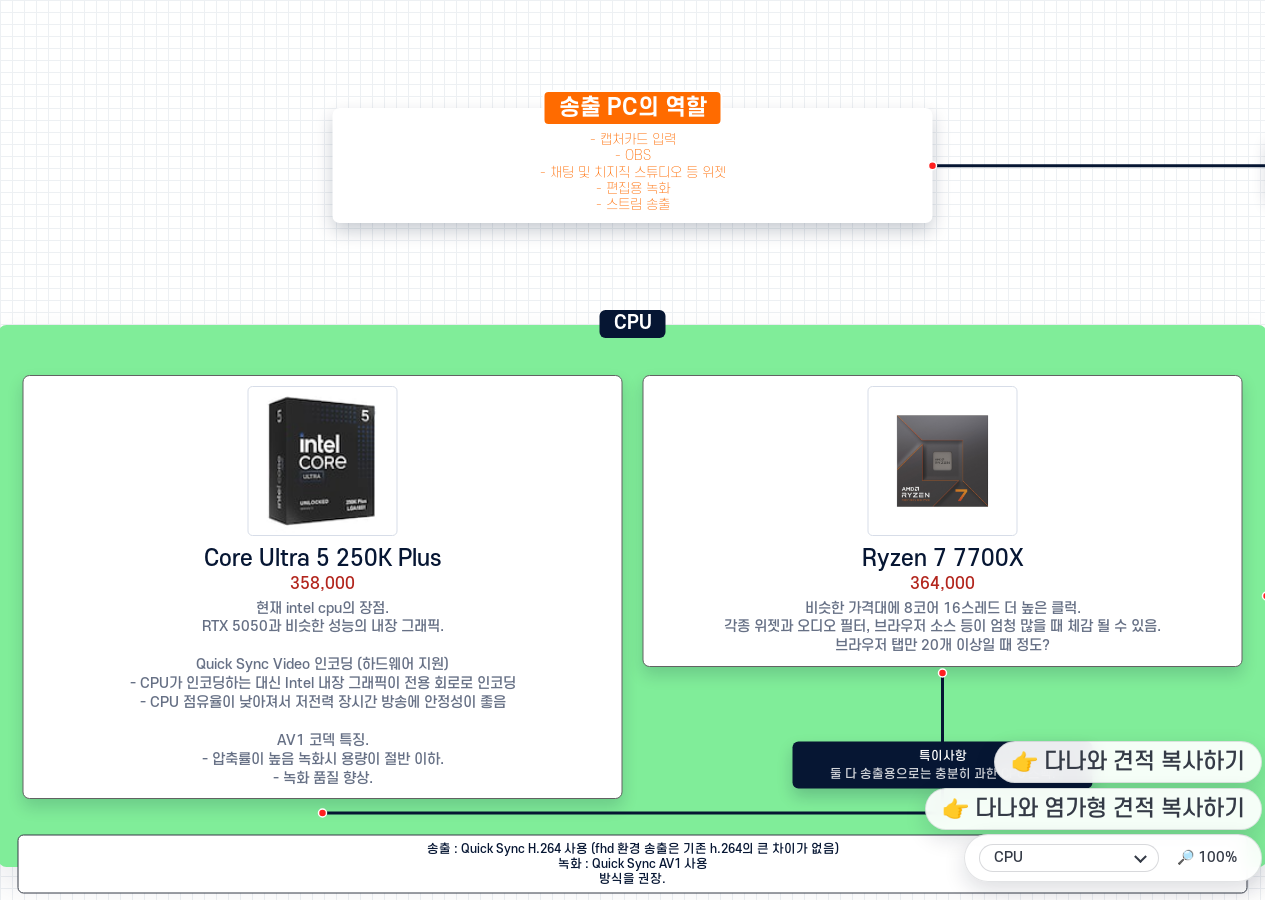
<file: index.html>
<!doctype html>
<html lang="ko">
<head>
  <meta charset="utf-8" />
  <meta name="viewport" content="width=device-width, initial-scale=1" />
  <meta http-equiv="refresh" content="0; url=relationship.html" />
  <title>pc 부품 선택안</title>
  <link rel="canonical" href="relationship.html" />
</head>
<body>
  <script>location.replace('relationship.html');</script>
  <a href="relationship.html">pc 부품 선택안 열기</a>
</body>
</html>
</file>
<file: styles.css>
﻿@font-face {
  font-family: "SCDream";
  src: url("font/SCDream1.otf") format("opentype");
  font-weight: 100;
  font-style: normal;
  font-display: swap;
}
@font-face {
  font-family: "SCDream";
  src: url("font/SCDream2.otf") format("opentype");
  font-weight: 200;
  font-style: normal;
  font-display: swap;
}
@font-face {
  font-family: "SCDream";
  src: url("font/SCDream3.otf") format("opentype");
  font-weight: 400;
  font-style: normal;
  font-display: swap;
}
@font-face {
  font-family: "SCDream";
  src: url("font/SCDream4.otf") format("opentype");
  font-weight: 400;
  font-style: normal;
  font-display: swap;
}
@font-face {
  font-family: "SCDream";
  src: url("font/SCDream5.otf") format("opentype");
  font-weight: 400;
  font-style: normal;
  font-display: swap;
}
@font-face {
  font-family: "SCDream";
  src: url("font/SCDream6.otf") format("opentype");
  font-weight: 600;
  font-style: normal;
  font-display: swap;
}
@font-face {
  font-family: "SCDream";
  src: url("font/SCDream7.otf") format("opentype");
  font-weight: 700;
  font-style: normal;
  font-display: swap;
}
@font-face {
  font-family: "SCDream";
  src: url("font/SCDream8.otf") format("opentype");
  font-weight: 800;
  font-style: normal;
  font-display: swap;
}
@font-face {
  font-family: "SCDream";
  src: url("font/SCDream9.otf") format("opentype");
  font-weight: 900;
  font-style: normal;
  font-display: swap;
}
@font-face {
  font-family: "Lasthighteen";
  src: url("Lasthighteen%20Bold.ttf") format("truetype");
  font-weight: 700;
  font-style: normal;
  font-display: swap;
}
:root {
  --orange: #ff6b00;
  --navy: #061633;
  --ink: #101828;
  --muted: #667085;
  --line: #c9d2df;
  --panel: #ffffff;
  --grid-line: #edf0f3;
  color-scheme: light;
  font-family: "SCDream", "Malgun Gothic", "Apple SD Gothic Neo", system-ui, sans-serif;
}
* { box-sizing: border-box; }
html {
  scrollbar-gutter: stable;
}
body {
  margin: 0;
  color: var(--ink);
  background-color: #fff;
  background-image:
    linear-gradient(var(--grid-line) 1px, transparent 1px),
    linear-gradient(90deg, var(--grid-line) 1px, transparent 1px);
  background-size: 12px 12px;
}
a { color: inherit; text-decoration: none; }
button, input, textarea, select { font: inherit; }
button { border: 0; cursor: pointer; }
.home-page {
  min-height: 100vh;
}
.home-shell {
  min-height: 100vh;
  display: grid;
  place-items: center;
  padding: 32px 18px;
}
.home-popup {
  width: min(760px, calc(100vw - 36px));
  padding: 54px 52px 48px;
  color: #fff;
  text-align: center;
  background: var(--navy);
  border-radius: 15px;
  box-shadow: 0 18px 48px rgba(6, 22, 51, .24);
}
.home-popup h1 {
  margin: 0;
  font-family: "Lasthighteen", "SCDream", "Malgun Gothic", system-ui, sans-serif;
  font-size: 44px;
  font-weight: 700;
  line-height: 1.18;
}
.home-popup p {
  margin: 16px 0 38px;
  color: rgba(255, 255, 255, .82);
  font-size: 15px;
  font-weight: 300;
  line-height: 1.5;
}
.home-links {
  display: grid;
  grid-template-columns: repeat(4, minmax(0, 1fr));
  gap: 22px;
}
.home-link {
  display: grid;
  justify-items: center;
  gap: 12px;
  color: #fff;
  font-size: 14px;
  font-weight: 300;
  line-height: 1.35;
}
.home-link:not(.home-link--disabled):hover .home-icon,
.home-link:not(.home-link--disabled):focus-visible .home-icon {
  transform: translateY(-3px);
  outline: 2px solid var(--orange);
  outline-offset: 4px;
}
.home-link--disabled {
  opacity: .55;
}
.home-icon {
  display: block;
  width: 100px;
  height: 100px;
  border: 1px solid #d7dde8;
  border-radius: 15px;
  background-color: #fff;
  background-position: center;
  background-size: contain;
  background-repeat: no-repeat;
  transition: transform .16s ease, outline-color .16s ease;
}
.home-icon--version {
  background-image: url("img/icon/버전 요약.png");
}
.home-icon--relationship {
  background-image: url("img/icon/인물 관계도.png");
}
.home-icon--timeline {
  background-image: url("img/icon/폭풍우 연표.png");
}
.home-icon--empty {
  background-image: url("img/icon/덱 사용법.png");
}
.deck-page {
  min-height: 100vh;
}
.deck-shell {
  min-height: 100vh;
  display: grid;
  justify-items: center;
  align-items: start;
  padding: 98px 18px 64px;
}
.deck-popup {
  width: min(900px, calc(100vw - 36px));
  min-height: 270px;
  padding: 20px 40px 42px;
  background: #e9edf3;
  border: 5px solid #fff;
  border-radius: 18px;
  box-shadow: 0 0 30px rgba(0, 0, 0, .1);
}
.deck-popup[hidden] {
  display: none;
}
.deck-popup h1 {
  margin: 0;
  color: #212529;
  font-size: 32px;
  font-weight: 600;
  line-height: 1.25;
}
.deck-search {
  display: flex;
  align-items: center;
  gap: 10px;
  width: 335px;
  height: 36px;
  margin-top: 15px;
  padding: 0 14px;
  border-radius: 5px;
  background: rgba(255, 255, 255, .7);
  box-shadow: 0 0 10px rgba(6, 22, 51, .07);
  transition: background-color .16s ease;
}
.deck-search:hover,
.deck-search:focus-within {
  background: #fff;
}
.deck-search-icon {
  flex: 0 0 auto;
  width: 20px;
  height: 20px;
  background: url("img/deck/search.svg") center / contain no-repeat;
}
.deck-search input {
  min-width: 0;
  flex: 1 1 auto;
  border: 0;
  padding: 0;
  color: #495057;
  background: transparent;
  font-size: 14px;
  font-weight: 300;
  outline: none;
}
.deck-search input::placeholder {
  color: #495057;
  opacity: .82;
}
.deck-list {
  display: grid;
  grid-template-columns: repeat(2, 400px);
  gap: 20px;
  margin-top: 15px;
}
.deck-empty {
  margin: 0;
  color: #495057;
  font-size: 14px;
}
.deck-card {
  position: relative;
  display: grid;
  grid-template-columns: 1fr;
  width: 400px;
  min-height: 214px;
  padding: 10px 14px;
  background: rgba(255, 255, 255, .7);
  border-radius: 10px;
  cursor: pointer;
  transition: background-color .16s ease;
}
.deck-card:hover,
.deck-card:focus-visible {
  background: #fff;
}
.deck-card:focus-visible {
  outline: 2px solid var(--orange);
  outline-offset: 3px;
}
.deck-profile {
  width: 80px;
  height: 80px;
  border-radius: 50%;
  background: #ff6b00;
  object-fit: cover;
}
.deck-card-copy {
  min-width: 0;
  padding-left: 10px;
  padding-top: 0;
}
.deck-card-copy h2 {
  margin: 0 24px 5px 0;
  color: #212529;
  font-size: 22px;
  font-weight: 600;
  line-height: 1.2;
}
.deck-card-copy p {
  margin: 0 0 15px;
  color: #495057;
  font-size: 14px;
  font-weight: 350;
  letter-spacing: -.05em;
  line-height: 1.35;
}
.deck-card-profiles {
  display: flex;
  justify-content: center;
  gap: 10px;
  margin-bottom: 10px;
}
.deck-keywords {
  display: flex;
  align-items: center;
  justify-content: center;
  width: 350px;
  min-height: 23px;
  margin: 0 auto;
  padding: 4px 10px;
  border-radius: 10px;
  color: #fff;
  background: #061633;
  font-size: 12px;
  font-weight: 350;
  line-height: 1.25;
  text-align: center;
  white-space: nowrap;
}
.deck-open {
  position: absolute;
  top: 12px;
  right: 14px;
  display: block;
  width: 16px;
  height: 16px;
  object-fit: contain;
}
.deck-detail {
  margin-top: 0;
}
.deck-detail-popup {
  padding-top: 20px;
}
.deck-detail-back {
  display: inline-flex;
  align-items: center;
  gap: 6px;
  height: 30px;
  margin: 0;
  padding: 0;
  border: 0;
  color: #212529;
  background: transparent;
  cursor: pointer;
}
.deck-detail-back span {
  width: 0;
  height: 0;
  border-top: 7px solid transparent;
  border-bottom: 7px solid transparent;
  border-right: 9px solid #fa6900;
}
.deck-detail-back strong {
  font-size: 24px;
  font-weight: 600;
  line-height: 1;
}
.deck-detail-slots {
  display: grid;
  gap: 20px;
  margin-top: 20px;
}
.deck-detail-slot {
  width: 810px;
  min-height: 424px;
  padding: 30px 46px 24px 55px;
  background: #fff;
  border-radius: 10px;
  box-shadow: 0 0 18px rgba(6, 22, 51, .12);
}
.deck-note-slot {
  min-height: 120px;
  padding: 35px 45px 35px 55px;
}
.deck-note-slot h2 {
  margin: 0;
  color: #212529;
  font-size: 16px;
  font-weight: 600;
  letter-spacing: -.05em;
  line-height: 1.25;
}
.deck-note-slot p {
  width: 700px;
  margin: 20px auto 0;
  color: #495057;
  font-size: 14px;
  font-weight: 300;
  letter-spacing: -.05em;
  line-height: 1.45;
  white-space: pre-line;
}
.deck-cycle-slot {
  min-height: 520px;
  padding: 35px 55px 45px;
}
.deck-cycle-inner {
  width: 700px;
  margin: 0 auto;
}
.deck-cycle-header {
  display: flex;
  align-items: center;
  justify-content: space-between;
}
.deck-cycle-header h2 {
  margin: 0;
  color: #212529;
  font-size: 16px;
  font-weight: 600;
  letter-spacing: -.05em;
  line-height: 1.25;
}
.deck-cycle-select {
  display: grid;
  grid-template-columns: 25px 1fr 25px;
  align-items: center;
  width: 135px;
  height: 25px;
  padding: 0;
  border: 1px solid rgba(215, 221, 232, .1);
  border-radius: 10px;
  color: #495057;
  background: #fff;
  box-shadow: inset -4px -4px 10px -7px rgba(0, 0, 0, .2);
  font-size: 14px;
  font-weight: 400;
  letter-spacing: -.05em;
  line-height: 1;
  cursor: pointer;
}
.deck-cycle-select img {
  display: block;
  width: 25px;
  height: 25px;
  object-fit: contain;
}
.deck-cycle-select span {
  text-align: center;
  white-space: nowrap;
}
.deck-cycle-description {
  width: 700px;
  margin: 20px auto 0;
  color: #495057;
  font-size: 14px;
  font-weight: 300;
  letter-spacing: -.05em;
  line-height: 1.45;
  text-align: left;
  white-space: pre-line;
}
.deck-round-divider {
  position: relative;
  width: 700px;
  height: 1px;
  margin: 20px 0;
  background: linear-gradient(90deg, rgba(215, 221, 232, 0), #d7dde8 50%, rgba(215, 221, 232, 0));
}
.deck-round-divider span {
  position: absolute;
  top: 50%;
  left: 50%;
  padding: 0 12px;
  color: #495057;
  background: #fff;
  font-size: 14px;
  font-weight: 400;
  letter-spacing: -.05em;
  line-height: 1;
  transform: translate(-50%, -50%);
}
.deck-skill-row {
  display: flex;
  flex-wrap: wrap;
  align-items: flex-end;
  gap: 5px;
}
.deck-skill-item {
  position: relative;
  display: block;
  width: max-content;
}
.deck-skill-card {
  display: block;
  width: 70px;
  height: 91px;
  object-fit: cover;
}
.deck-skill-card--tall {
  height: 113px;
  border-radius: 40px 40px 0 0;
}
.deck-skill-card--small {
  width: 34px;
  height: 45px;
}
.deck-skill-overlay {
  position: absolute;
  left: 0;
  bottom: 0;
  z-index: 2;
  width: 70px;
  height: 91px;
  object-fit: cover;
  pointer-events: none;
}
.deck-member-list {
  display: grid;
  grid-template-columns: repeat(4, 160px);
  gap: 20px;
  width: max-content;
  margin-inline: auto;
}
.deck-member {
  display: grid;
  justify-items: center;
}
.deck-member-standing {
  position: relative;
  width: 160px;
  height: 368px;
  border-radius: 15px;
  background: transparent;
  box-sizing: border-box;
}
.deck-member-frame {
  position: absolute;
  inset: 0;
  overflow: hidden;
  border-radius: 15px;
  background: transparent;
  box-sizing: border-box;
}
.deck-member-frame::before {
  content: "";
  position: absolute;
  inset: 1px;
  z-index: 0;
  border-radius: 14px;
  background: #525252;
  pointer-events: none;
}
.deck-member-art {
  position: absolute;
  inset: 0;
  z-index: 1;
  display: block;
  width: 100%;
  height: 100%;
  border: 1px solid #d7dde8;
  border-radius: 15px;
  box-sizing: border-box;
  object-fit: cover;
}
.deck-member-rarity {
  position: absolute;
  left: 0;
  bottom: 0;
  z-index: 2;
  width: 160px;
  height: 160px;
  object-fit: cover;
  pointer-events: none;
}
.deck-member-afflatus {
  position: absolute;
  top: -10px;
  right: 10px;
  z-index: 6;
  width: 30px;
  height: 50px;
  object-fit: contain;
}
.deck-member-frame .deck-bottom-icon:nth-of-type(1) {
  position: absolute;
  left: 10px;
  bottom: 10px;
  z-index: 3;
}
.deck-member-frame .deck-bottom-icon:nth-of-type(2) {
  position: absolute;
  right: 10px;
  bottom: 10px;
  z-index: 3;
}
.deck-bottom-icon {
  display: block;
  width: 70px;
  height: 70px;
  transition: transform .16s ease;
}
.deck-bottom-icon.is-empty {
  pointer-events: none;
}
.deck-bottom-icon img {
  display: block;
  width: 100%;
  height: 100%;
  object-fit: contain;
}
.deck-bottom-icon:hover {
  z-index: 4;
  transform: scale(1.08);
}
.deck-bottom-icon-name {
  position: absolute;
  top: calc(100% + 4px);
  z-index: 5;
  max-width: 160px;
  padding: 4px 8px;
  border-radius: 5px;
  color: #fff;
  background: #061633;
  font-size: 13px;
  font-weight: 300;
  line-height: 1;
  text-align: center;
  white-space: nowrap;
  opacity: 0;
  pointer-events: none;
  transform: translate(-50%, -2px);
  transition: transform .16s ease;
}
.deck-bottom-icon-name--left {
  left: 45px;
}
.deck-bottom-icon-name--right {
  left: 115px;
}
.deck-member-standing:has(.deck-member-frame .deck-bottom-icon:nth-of-type(1):hover) .deck-bottom-icon-name--left,
.deck-member-standing:has(.deck-member-frame .deck-bottom-icon:nth-of-type(2):hover) .deck-bottom-icon-name--right {
  opacity: 1;
  transform: translate(-50%, 0);
}
.deck-member h2 {
  max-width: 160px;
  margin: 10px 0 0;
  color: #212529;
  font-size: 16px;
  font-weight: 600;
  letter-spacing: -.05em;
  line-height: 1.2;
  text-align: center;
  white-space: nowrap;
  overflow: hidden;
  text-overflow: ellipsis;
}
.deck-member-capsules {
  display: flex;
  justify-content: center;
  gap: 5px;
  margin-top: 5px;
}
.deck-mini-capsule {
  display: inline-flex;
  align-items: center;
  justify-content: center;
  height: 26px;
  padding: 0 7px;
  border: 1px solid rgba(215, 221, 232, .1);
  border-radius: 10px;
  color: #495057;
  background: #fff;
  box-shadow: inset -4px -4px 10px -7px rgba(0, 0, 0, .2);
  font-size: 12px;
  font-weight: 300;
  letter-spacing: -.05em;
  line-height: 1;
  white-space: nowrap;
}
.deck-mini-capsule img {
  width: 18px;
  height: 18px;
  margin-right: 5px;
  object-fit: contain;
}
.deck-mini-capsule:not(.deck-code-capsule) img {
  border-radius: 50%;
}
.deck-code-icon {
  display: inline-block;
  flex: 0 0 auto;
  width: 18px;
  height: 18px;
  margin-right: 5px;
  background: #8b949e;
  -webkit-mask: url("img/icon/copy.svg") center / contain no-repeat;
  mask: url("img/icon/copy.svg") center / contain no-repeat;
}
.deck-code-capsule {
  cursor: pointer;
}
.deck-code-capsule:hover .deck-code-icon,
.deck-code-capsule:focus-visible .deck-code-icon {
  background: var(--orange);
}
.topbar {
  position: fixed;
  top: 0;
  left: 0;
  right: 0;
  z-index: 20;
  display: flex;
  justify-content: flex-start;
  align-items: center;
  gap: 16px;
  padding: 12px 18px;
  color: #fff;
  background: var(--navy);
  box-shadow: 0 8px 24px rgba(6, 22, 51, 0.18);
  width: 100vw;
  box-sizing: border-box;
}
.brand {
  display: inline-flex;
  align-items: center;
  justify-content: center;
  font-weight: 900;
  letter-spacing: 0;
  line-height: 1;
}

.brand img {
  display: block;
  width: auto;
  height: 30px;
  object-fit: contain;
  vertical-align: middle;
}

.header-title,
.topbar nav {
  display: flex;
  align-items: center;
  gap: 8px;
  line-height: 1;
}

.header-title a {
  padding: 8px 10px;
  border-radius: 6px;
  color: rgba(255,255,255,.86);
}

.header-title a:hover,
.header-title a:focus-visible {
  color: var(--orange);
  outline: none;
}

.header-title .brand {
  padding: 0;
}

.header-title a[aria-current="page"] {
  color: var(--orange);
  background: transparent;
}

.nav-separator {
  align-self: center;
  color: rgba(255,255,255,.45);
  font-weight: 700;
}
.topbar nav a {
  padding: 8px 12px;
  border-radius: 6px;
  color: rgba(255,255,255,.78);
}
.topbar nav a[aria-current="page"] { color: #fff; background: var(--orange); }
.side-nav {
  position: fixed;
  top: 0;
  left: 0;
  bottom: 0;
  z-index: 20;
  display: flex;
  align-items: flex-start;
  width: 250px;
  padding: 0 0 26px;
  color: #fff;
  background: var(--navy);
  box-shadow: 8px 0 24px rgba(6, 22, 51, 0.16);
}
.side-nav .header-title {
  display: grid;
  align-content: start;
  align-items: stretch;
  gap: 0;
  width: 100%;
}
.side-nav .brand {
  justify-content: center;
  min-height: 86px;
  margin: 0;
  padding: 0 20px;
}
.side-nav .side-home-link {
  color: #fff;
  font-family: "Lasthighteen", "SCDream", "Malgun Gothic", system-ui, sans-serif;
  font-size: 21px;
  font-weight: 700;
  line-height: 1.25;
  text-align: center;
}
.side-nav .brand img {
  height: 34px;
}
.side-nav .header-title a:not(.brand) {
  position: relative;
  display: flex;
  align-items: center;
  min-height: 40px;
  padding: 0 28px;
  border-radius: 0;
  color: #fff;
  font-family: "SCDream", "Malgun Gothic", "Apple SD Gothic Neo", system-ui, sans-serif;
  font-size: 15px;
  font-weight: 200;
  letter-spacing: 0;
}
.side-nav .side-nav-version {
  --side-nav-icon: url("img/icon/버전 요약.svg");
}
.side-nav .side-nav-relationship {
  --side-nav-icon: url("img/icon/인물 관계도.svg");
}
.side-nav .header-title a:not(.brand)::before {
  content: "";
  width: 18px;
  height: 18px;
  margin-right: 12px;
  background: currentColor;
  opacity: .95;
  -webkit-mask: var(--side-nav-icon) center / contain no-repeat;
  mask: var(--side-nav-icon) center / contain no-repeat;
}
.side-nav .header-title a:not(.brand):hover,
.side-nav .header-title a:not(.brand):focus-visible {
  color: var(--orange);
  outline: none;
  background: rgba(255, 255, 255, .04);
}
.side-nav .header-title a[aria-current="page"] {
  color: var(--orange);
  background: rgba(255, 107, 0, .12);
  font-weight: 300;
}
.side-nav .header-title a[aria-current="page"]::after {
  content: "";
  position: absolute;
  left: 0;
  top: 0;
  bottom: 0;
  width: 6px;
  background: var(--orange);
}
.version-shell {
  min-height: 100vh;
  margin-top: 0;
  padding: 86px 18px 64px;
}
.version-stage {
  position: relative;
  width: min(900px, calc(100vw - 36px));
  margin: 0 auto;
  --version-stage-width: min(900px, calc(100vw - 36px));
  --version-popup-pad-x: 20px;
  --version-popup-pad-y: 20px;
  --version-hero-height: calc((var(--version-stage-width) - (var(--version-popup-pad-x) * 2)) * 20 / 43);
  --version-arrow-center-y: calc(var(--version-popup-pad-y) + var(--version-hero-height) + 25px + 140px + 10px);
}
.version-popup {
  position: relative;
  width: 100%;
  margin: 0;
  padding: var(--version-popup-pad-y) var(--version-popup-pad-x) 34px;
  background: #f8f9fa;
  border-radius: 15px;
  box-shadow: 0 0 30px rgba(0, 0, 0, .1);
}
.version-table-stage {
  width: min(1800px, calc(100vw - 36px));
  margin: 0 auto;
  padding: 18px;
  background: rgba(255, 255, 255, .94);
  border: 1px solid #edf0f3;
  border-radius: 15px;
  box-shadow: 0 0 30px rgba(0, 0, 0, .08);
}
.version-table-scroll {
  overflow: auto;
  border: 1px solid #edf0f3;
  border-radius: 10px;
  background: #fff;
}
.version-table {
  width: 100%;
  min-width: 1500px;
  border-collapse: separate;
  border-spacing: 0;
  color: #343a46;
  font-size: 15px;
  line-height: 1.45;
}
.version-table th,
.version-table td {
  min-width: 140px;
  padding: 12px 14px;
  border-right: 1px solid #edf0f3;
  border-bottom: 1px solid #edf0f3;
  vertical-align: top;
  text-align: left;
  background: #fff;
}
.version-table thead th {
  position: sticky;
  top: 0;
  z-index: 3;
  color: #495057;
  background: #f8f9fa;
  font-size: 14px;
  font-weight: 600;
  white-space: nowrap;
}
.version-table tbody tr {
  cursor: pointer;
}
.version-table tbody tr:hover th,
.version-table tbody tr:hover td {
  background: #fff7f0;
}
.version-table th:first-child,
.version-table td:first-child {
  position: sticky;
  left: 0;
  z-index: 2;
  min-width: 78px;
  width: 78px;
  text-align: center;
}
.version-table thead th:first-child {
  z-index: 4;
}
.version-table-version {
  color: #212529;
  font-size: 18px;
  font-weight: 700;
  text-align: center;
  white-space: nowrap;
}
.version-table-schedule {
  min-width: 230px;
  width: 230px;
  color: #495057;
  white-space: nowrap;
}
.version-table-schedule span {
  display: block;
}
.version-table-duration {
  min-width: 56px !important;
  width: 56px;
  max-width: 56px;
  color: #212529;
  font-weight: 600;
  text-align: center;
  white-space: nowrap;
}
.version-tag-list {
  display: flex;
  flex-wrap: wrap;
  gap: 8px;
}
.version-table-pickup-cell .version-tag-list {
  display: grid;
  justify-items: start;
}
.version-tag {
  display: inline-flex;
  align-items: center;
  min-height: 26px;
  padding: 3px 10px;
  border-radius: 6px;
  color: #000;
  background: #eceff3;
  font-weight: 400;
  white-space: nowrap;
}
.version-tag--name {
  background: #f7d9d5;
}
.version-tag--pickup {
  background: #f3ddcb;
}
.version-tag--five-star {
  background: #f0efed;
}
.version-tag--release {
  background: #d9ece2;
}
.version-tag--event {
  background: #f0dfb9;
}
.version-tag--ripples {
  background: #cbe3f7;
}
.version-tag--photoscope {
  background: #e8dbf2;
}
.version-empty {
  color: #adb5bd;
}
.version-tabs {
  position: relative;
  display: flex;
  justify-content: center;
  gap: 20px;
  width: min(900px, calc(100vw - 36px));
  margin: 0 auto 12px;
  --version-tab-width: 120px;
  --version-tab-gap: 20px;
  --version-tab-indicator-left: calc(50% - var(--version-tab-gap) / 2 - var(--version-tab-width) + 20px);
}
.version-tabs::after {
  content: "";
  position: absolute;
  left: var(--version-tab-indicator-left);
  bottom: 0;
  width: calc(var(--version-tab-width) - 40px);
  height: 3px;
  border-radius: 999px;
  background: var(--orange);
  transition: left .22s ease;
}
.version-tabs.is-all::after,
.version-tabs:has([data-version-all]:hover)::after,
.version-tabs:has([data-version-all]:focus-visible)::after {
  --version-tab-indicator-left: calc(50% + var(--version-tab-gap) / 2 + 20px);
}
.version-tabs:has([data-version-current]:hover)::after,
.version-tabs:has([data-version-current]:focus-visible)::after {
  --version-tab-indicator-left: calc(50% - var(--version-tab-gap) / 2 - var(--version-tab-width) + 20px);
}
.version-tab {
  position: relative;
  display: inline-flex;
  align-items: center;
  justify-content: center;
  min-width: 120px;
  min-height: 40px;
  padding: 0 20px 8px;
  color: #495057;
  background: transparent;
  border-radius: 0;
  font-size: 20px;
  font-weight: 400;
  line-height: 1;
  white-space: nowrap;
}
.version-tab.is-active {
  color: #495057;
  background: transparent;
  font-weight: 600;
}
.version-page-arrow {
  position: absolute;
  top: var(--version-arrow-center-y);
  z-index: 2;
  display: inline-flex;
  align-items: center;
  justify-content: center;
  width: 132px;
  height: 192px;
  padding: 0;
  color: #111827;
  background: transparent;
  border: 0;
  border-radius: 0;
  box-shadow: none;
  font-size: 96px;
  font-weight: 500;
  line-height: 1;
  transition: color .16s ease, transform .16s ease;
  transform: translateY(-50%) scale(1);
}
.version-page-arrow:not(:disabled):hover,
.version-page-arrow:not(:disabled):focus-visible {
  color: var(--orange);
  outline: none;
  transform: translateY(-50%) scale(1.08);
}
.version-page-arrow-prev {
  left: -150px;
}
.version-page-arrow-next {
  right: -150px;
}
.version-page-arrow:disabled {
  opacity: .25;
  cursor: default;
}
.version-hero {
  position: relative;
  width: 100%;
  overflow: hidden;
  border-radius: 10px;
  background: var(--navy);
  box-shadow: 0 4px 12px rgba(0, 0, 0, .15);
  aspect-ratio: 43 / 20;
}
.version-hero img {
  display: block;
  width: 100%;
  height: 100%;
  object-fit: cover;
}
.version-hero::after {
  content: "";
  position: absolute;
  inset: 0;
  background: linear-gradient(90deg, rgba(6, 22, 51, .78), rgba(6, 22, 51, .2) 58%, rgba(6, 22, 51, .05));
}
.version-hero-text {
  position: absolute;
  left: 36px;
  bottom: 34px;
  z-index: 1;
  color: #fff;
  text-shadow: 0 2px 8px rgba(0, 0, 0, .35);
}
.version-number {
  display: block;
  margin-bottom: 8px;
  font-size: 32px;
  font-weight: 700;
  line-height: 1;
}
.version-hero h1 {
  margin: 0 0 12px;
  font-size: 38px;
  font-weight: 700;
  line-height: 1.18;
}
.version-hero p {
  margin: 0;
  font-size: 16px;
  font-weight: 300;
}
.version-list {
  display: grid;
  gap: 20px;
  margin-top: 25px;
}
.version-card {
  display: grid;
  grid-template-columns: 100px 1fr;
  align-items: center;
  gap: 20px;
  min-height: 130px;
  padding: 15px 20px;
  background: #fff;
  border-radius: 10px;
  box-shadow: 0 2px 8px rgba(0, 0, 0, .08);
}
.version-card figure {
  margin: 0;
}
.pickup-card {
  grid-template-columns: minmax(0, 1fr) 210px;
  align-items: center;
  gap: 10px;
  min-height: 140px;
  padding: 20px 20px 20px 40px;
  overflow: hidden;
  background-color: var(--navy);
  background-position: center;
  background-size: cover;
  background-repeat: no-repeat;
}
.pickup-card .version-card-copy {
  display: block;
  height: auto;
  color: #fff;
  text-shadow: 0 2px 8px rgba(0, 0, 0, .35);
}
.pickup-card .version-card-copy h2 {
  margin: 0 0 8px;
  color: #fff;
  line-height: 1.2;
}
.pickup-card .version-card-copy p {
  color: #fff;
  line-height: 1.35;
}
.version-card-main,
.version-icon-grid img {
  display: block;
  width: 100px;
  height: 100px;
  object-fit: cover;
  border-radius: 8px;
}
.version-image-slot {
  position: relative;
  background: #e9edf3;
  background-position: center;
  background-size: cover;
  background-repeat: no-repeat;
  border: 1px solid #d7dde8;
  border-radius: 10px;
}
.version-image-slot.is-highlighted {
  border-color: #ff6b00;
  box-shadow: 0 0 5px rgba(255, 107, 0, .6);
}
.version-image-slot.is-highlighted::after {
  content: "";
  position: absolute;
  top: -14px;
  right: -14px;
  width: 50px;
  height: 68px;
  background: url("img/material/생각의 열쇠.webp") center / contain no-repeat;
  pointer-events: none;
}
.version-image-slot-large {
  width: 100px;
  height: 100px;
}
.version-event-profiles .version-image-slot-large {
  z-index: 0;
  transition: transform .16s ease, box-shadow .16s ease;
}
.version-event-profiles .version-image-slot-large:hover {
  z-index: 2;
  transform: scale(1.06);
}
.version-profile-name {
  position: absolute;
  left: 50%;
  bottom: 6px;
  max-width: 120px;
  padding: 4px 8px;
  border-radius: 5px;
  color: #fff;
  background: #061633;
  font-size: 14px;
  font-weight: 300;
  line-height: 1.2;
  white-space: nowrap;
  overflow: hidden;
  text-overflow: ellipsis;
  opacity: 0;
  transform: translate(-50%, 8px);
  transition: opacity .16s ease, transform .16s ease;
  pointer-events: none;
}
.version-event-profiles .version-image-slot-large:hover .version-profile-name {
  opacity: 1;
  transform: translate(-50%, 0);
}
.version-image-slot-small {
  width: 50px;
  height: 50px;
}
.version-profile-row {
  display: flex;
  justify-content: flex-end;
  gap: 10px;
  margin-top: 0;
}
.pickup-card .version-image-slot-small {
  width: 100px;
  height: 100px;
  background-color: rgba(255, 255, 255, .5);
  box-shadow: 0 4px 12px rgba(6, 22, 51, .18);
}
.version-card.has-gallery {
  grid-template-columns: 220px 1fr;
}
.event-card {
  display: block;
  padding: 10px 40px 20px;
}
.version-event-header {
  display: flex;
  align-items: center;
  gap: 0;
}
.version-event-icon {
  display: block;
  flex: 0 0 auto;
  width: 50px;
  height: 50px;
  object-fit: contain;
}
.version-event-header h2 {
  margin: 0;
  color: #212529;
  font-size: 22px;
  font-weight: 600;
  line-height: 1.25;
  white-space: nowrap;
}
.event-card-offset-title .version-event-header h2 {
  margin-left: 5px;
}
.version-event-header p {
  margin: 0;
  margin-left: 10px;
  color: #495057;
  font-size: 16px;
  font-weight: 300;
  line-height: 1.35;
  white-space: nowrap;
}
.version-event-profiles {
  display: flex;
  flex-wrap: wrap;
  gap: 10px;
  margin-top: 10px;
}
.high-counter-layout {
  display: flex;
  align-items: flex-start;
}
.high-counter-main {
  flex: 0 0 auto;
}
.high-counter-layout.has-exchange .high-counter-main {
  padding-right: 40px;
}
.high-counter-divider {
  align-self: stretch;
  width: 1px;
  min-height: 170px;
  background: #d7dde8;
}
.exchange-code-panel {
  display: grid;
  gap: 10px;
  padding-left: 20px;
}
.exchange-code-panel h2 {
  margin: 0;
  color: #212529;
  font-size: 22px;
  font-weight: 600;
  line-height: 50px;
  white-space: nowrap;
}
.exchange-code-list {
  display: grid;
  align-content: center;
  gap: 4px;
  min-height: 100px;
}
.exchange-code-item {
  display: flex;
  align-items: center;
  min-width: 0;
  color: #495057;
  font-size: 16px;
  font-weight: 300;
  line-height: 1.35;
  white-space: nowrap;
}
.exchange-copy-button {
  display: inline-flex;
  align-items: center;
  min-width: 0;
  border: 0;
  padding: 0;
  color: #495057;
  background: transparent;
  font: inherit;
  cursor: pointer;
}
.exchange-copy-icon {
  flex: 0 0 auto;
  width: 18px;
  height: 18px;
  margin-right: 6px;
  background: #8b949e;
  -webkit-mask: url("img/icon/copy.svg") center / contain no-repeat;
  mask: url("img/icon/copy.svg") center / contain no-repeat;
}
.exchange-copy-button:hover,
.exchange-copy-button:focus-visible {
  color: var(--orange);
  outline: none;
}
.exchange-copy-button:hover .exchange-copy-icon,
.exchange-copy-button:focus-visible .exchange-copy-icon {
  background: var(--orange);
}
.exchange-code-name,
.exchange-code-date {
  overflow: hidden;
  text-overflow: ellipsis;
}
.exchange-code-separator {
  margin: 0 8px;
  color: #8b949e;
}
.version-icon-grid {
  display: grid;
  grid-template-columns: repeat(2, 100px);
  gap: 10px;
}
.version-icon-grid.compact {
  display: flex;
  flex-wrap: wrap;
  align-items: center;
}
.version-icon-grid.compact img {
  width: 60px;
  height: 60px;
}
.copy-toast {
  position: fixed;
  left: 50%;
  bottom: 34px;
  z-index: 80;
  padding: 14px 28px;
  border-radius: 12px;
  color: #fff;
  background: rgba(33, 33, 33, .94);
  box-shadow: 0 10px 24px rgba(6, 22, 51, .18);
  font-size: 16px;
  font-weight: 500;
  line-height: 1;
  pointer-events: none;
  opacity: 0;
  transform: translate(-50%, 18px);
  transition: opacity .22s ease, transform .22s ease;
}
.copy-toast.is-visible {
  opacity: 1;
  transform: translate(-50%, 0);
}
.version-card-copy h2 {
  margin: 0 0 10px;
  color: #212529;
  font-size: 22px;
  font-weight: 600;
  line-height: 1.25;
}
.version-card-copy p {
  margin: 0;
  color: #495057;
  font-size: 16px;
  font-weight: 300;
  line-height: 1.5;
}
.version-error {
  width: min(900px, calc(100vw - 36px));
  margin: 32px auto;
  padding: 24px;
  color: var(--navy);
  background: #fff;
  border: 1px solid #d7dde8;
  border-radius: 10px;
}
.version-editor-shell {
  display: grid;
  grid-template-columns: 260px minmax(0, 1fr);
  gap: 18px;
  height: calc(100vh - 58px);
  min-height: 0;
  margin-top: 58px;
  padding: 18px;
  overflow: hidden;
}
.version-page-panel,
.version-content-panel {
  background: #fff;
  border: 2px solid var(--navy);
  border-radius: 8px;
  min-height: 0;
}
.version-page-panel {
  display: flex;
  flex-direction: column;
  gap: 12px;
  padding: 14px;
}
.version-page-panel button,
.version-editor-form button,
.version-editor-file-actions button {
  min-height: 36px;
  padding: 8px 12px;
  color: #fff;
  background: var(--navy);
  border-radius: 6px;
  font-size: 12px;
}
.version-page-panel > button,
.version-editor-file-actions button:first-child {
  background: var(--orange);
}
.version-page-list {
  display: grid;
  align-content: start;
  gap: 8px;
  flex: 1 1 auto;
  min-height: 0;
  overflow-y: auto;
  padding-right: 2px;
  scrollbar-width: thin;
  scrollbar-color: transparent transparent;
}
.version-page-list:hover {
  scrollbar-color: rgba(16, 24, 40, .25) transparent;
}
.version-page-list::-webkit-scrollbar {
  width: 4px;
}
.version-page-list::-webkit-scrollbar-button {
  display: none;
  width: 0;
  height: 0;
}
.version-page-list::-webkit-scrollbar-track {
  background: transparent;
}
.version-page-list::-webkit-scrollbar-thumb {
  border-radius: 999px;
  background: transparent;
}
.version-page-list:hover::-webkit-scrollbar-thumb {
  background: rgba(16, 24, 40, .25);
}
.version-page-item {
  display: grid;
  grid-template-columns: minmax(0, 1fr) auto;
  align-items: center;
  gap: 8px;
  padding: 9px;
  border: 1px solid #d7dde8;
  border-radius: 6px;
  cursor: pointer;
}
.version-page-item[draggable="true"] {
  cursor: grab;
}
.version-page-item.is-dragging {
  cursor: grabbing;
  opacity: .55;
}
.version-page-item.is-drop-before {
  border-top-color: var(--orange);
  box-shadow: inset 0 3px 0 var(--orange);
}
.version-page-item.is-drop-after {
  border-bottom-color: var(--orange);
  box-shadow: inset 0 -3px 0 var(--orange);
}
.version-page-item.is-selected {
  border-color: var(--orange);
  box-shadow: inset 0 0 0 1px var(--orange);
}
.version-page-item label {
  display: flex;
  align-items: center;
  gap: 8px;
  min-width: 0;
  cursor: pointer;
}
.version-page-item span {
  overflow: hidden;
  text-overflow: ellipsis;
  white-space: nowrap;
}
.version-page-panel .version-page-delete {
  min-height: 28px;
  padding: 5px 8px;
  background: #495057;
  font-size: 11px;
}
.version-editor-file-actions {
  display: grid;
  grid-template-columns: 1fr 1fr;
  gap: 8px;
  margin-top: auto;
}
.version-editor-status {
  min-height: 36px;
  margin: 0;
  color: var(--muted);
  font-size: 12px;
  line-height: 1.5;
}
.version-content-panel {
  padding: 16px;
  overflow: auto;
}
.version-editor-form {
  display: grid;
  gap: 14px;
}
.version-editor-section {
  display: grid;
  gap: 12px;
  padding: 14px;
  border: 1px solid #d7dde8;
  border-radius: 8px;
}
.version-editor-field {
  display: grid;
  gap: 6px;
  color: var(--navy);
  font-size: 13px;
  font-weight: 300;
}
.version-editor-field input,
.version-editor-date input,
.version-editor-profile-row input {
  min-height: 36px;
  border: 1px solid #d7dde8;
  border-radius: 6px;
  padding: 7px 9px;
  background: #fff;
}
.version-editor-date {
  display: flex;
  align-items: center;
  flex-wrap: wrap;
  gap: 6px;
  margin: 0;
  padding: 10px;
  border: 1px solid #edf0f3;
  border-radius: 6px;
}
.version-editor-date legend {
  color: var(--navy);
  font-size: 13px;
  font-weight: 300;
}
.version-editor-date input {
  width: 82px;
}
.version-editor-hint {
  color: var(--muted);
  font-size: 12px;
}
.version-editor-pickup,
.version-editor-event {
  display: grid;
  gap: 8px;
  padding: 10px;
  border: 1px solid #edf0f3;
  border-radius: 6px;
}
.version-editor-pickup-grid {
  display: grid;
  grid-template-columns: repeat(4, minmax(0, 1fr));
  gap: 8px;
}
.version-editor-pickup-dates {
  display: grid;
  grid-template-columns: repeat(2, minmax(0, 1fr));
  gap: 8px;
}
.version-editor-events-grid {
  grid-template-columns: repeat(4, minmax(0, 1fr));
  align-items: start;
}
.version-editor-check {
  display: inline-flex;
  align-items: center;
  gap: 6px;
  color: var(--navy);
  font-size: 12px;
}
.version-editor-event-head {
  display: flex;
  align-items: baseline;
  flex-wrap: wrap;
  gap: 8px;
  color: var(--navy);
}
.version-editor-event-head span {
  color: var(--muted);
  font-size: 12px;
}
.version-editor-profile-list {
  display: grid;
  gap: 8px;
}
.version-editor-profile-row {
  display: grid;
  grid-template-columns: minmax(0, 1fr) 40px;
  gap: 8px;
}
.version-editor-profile-row.has-highlight-check {
  grid-template-columns: minmax(0, 1fr) 28px 40px;
}
.version-editor-highlight-check {
  display: grid;
  place-items: center;
  min-height: 36px;
  border: 1px solid #d7dde8;
  border-radius: 6px;
  background: #fff;
}
.version-editor-highlight-check input {
  width: 16px;
  height: 16px;
  margin: 0;
  accent-color: #ff6b00;
}
.version-editor-exchange {
  display: grid;
  gap: 8px;
  padding: 10px;
  border: 1px solid #edf0f3;
  border-radius: 8px;
  background: #fff;
}
.version-editor-exchange-list {
  display: grid;
  gap: 8px;
}
.version-editor-exchange-row {
  display: grid;
  grid-template-columns: minmax(0, 1fr) 72px 72px auto 40px;
  align-items: center;
  gap: 8px;
}
.version-editor-exchange-row input {
  min-height: 36px;
  border: 1px solid #d7dde8;
  border-radius: 6px;
  padding: 7px 9px;
  font: inherit;
}
.version-editor-exchange-row span {
  color: var(--muted);
  font-size: 12px;
  white-space: nowrap;
}
.version-editor-empty {
  margin: 0;
  color: var(--muted);
}
.deck-editor-shell {
  display: grid;
  grid-template-columns: 260px minmax(0, 1fr);
  gap: 18px;
  height: calc(100vh - 58px);
  min-height: 0;
  margin-top: 58px;
  padding: 18px;
  overflow: hidden;
}
.deck-editor-list-panel,
.deck-editor-content-panel {
  min-height: 0;
  background: #fff;
  border: 2px solid var(--navy);
  border-radius: 8px;
}
.deck-editor-list-panel {
  display: flex;
  flex-direction: column;
  gap: 12px;
  padding: 14px;
}
.deck-editor-list-panel button,
.deck-editor-form button,
.deck-editor-file-actions button {
  min-height: 36px;
  padding: 8px 12px;
  color: #fff;
  background: var(--navy);
  border-radius: 6px;
  font-size: 12px;
}
.deck-editor-list-panel > button,
.deck-editor-file-actions button:first-child {
  background: var(--orange);
}
.deck-editor-list {
  display: grid;
  align-content: start;
  gap: 8px;
  flex: 1 1 auto;
  min-height: 0;
  overflow-y: auto;
  padding-right: 2px;
  scrollbar-width: thin;
  scrollbar-color: transparent transparent;
}
.deck-editor-list:hover {
  scrollbar-color: rgba(16, 24, 40, .25) transparent;
}
.deck-editor-list::-webkit-scrollbar {
  width: 4px;
}
.deck-editor-list::-webkit-scrollbar-button {
  display: none;
}
.deck-editor-list::-webkit-scrollbar-track {
  background: transparent;
}
.deck-editor-list::-webkit-scrollbar-thumb {
  border-radius: 999px;
  background: transparent;
}
.deck-editor-list:hover::-webkit-scrollbar-thumb {
  background: rgba(16, 24, 40, .25);
}
.deck-editor-list-item {
  display: grid;
  grid-template-columns: minmax(0, 1fr) auto;
  align-items: center;
  gap: 8px;
  padding: 9px;
  border: 1px solid #d7dde8;
  border-radius: 6px;
  cursor: grab;
}
.deck-editor-list-item.is-dragging {
  cursor: grabbing;
  opacity: .55;
}
.deck-editor-list-item.is-drop-before {
  border-top-color: var(--orange);
  box-shadow: inset 0 3px 0 var(--orange);
}
.deck-editor-list-item.is-drop-after {
  border-bottom-color: var(--orange);
  box-shadow: inset 0 -3px 0 var(--orange);
}
.deck-editor-list-item.is-selected {
  border-color: var(--orange);
  box-shadow: inset 0 0 0 1px var(--orange);
}
.deck-editor-list-item span {
  overflow: hidden;
  text-overflow: ellipsis;
  white-space: nowrap;
}
.deck-editor-list-item button {
  min-height: 28px;
  padding: 5px 8px;
  background: #495057;
  font-size: 11px;
}
.deck-editor-file-actions {
  display: grid;
  grid-template-columns: 1fr 1fr;
  gap: 8px;
  margin-top: auto;
}
.deck-editor-status {
  min-height: 36px;
  margin: 0;
  color: var(--muted);
  font-size: 12px;
  line-height: 1.5;
}
.deck-editor-content-panel {
  padding: 16px;
  overflow: auto;
}
.deck-editor-form {
  display: grid;
  gap: 14px;
}
.deck-editor-section {
  display: grid;
  gap: 12px;
  padding: 14px;
  border: 1px solid #d7dde8;
  border-radius: 8px;
}
.deck-editor-section h2 {
  margin: 0;
  color: var(--navy);
  font-size: 15px;
  font-weight: 500;
}
.deck-editor-grid {
  display: grid;
  gap: 8px;
}
.deck-editor-grid-2 {
  grid-template-columns: minmax(0, 1fr) auto;
  align-items: end;
}
.deck-editor-grid-2-fields {
  grid-template-columns: repeat(2, minmax(0, 1fr));
}
.deck-editor-grid-3 {
  grid-template-columns: repeat(3, minmax(0, 1fr));
}
.deck-editor-field {
  display: grid;
  gap: 6px;
  color: var(--navy);
  font-size: 13px;
  font-weight: 300;
}
.deck-editor-field input,
.deck-editor-field textarea {
  min-height: 36px;
  border: 1px solid #d7dde8;
  border-radius: 6px;
  padding: 7px 9px;
  background: #fff;
  font: inherit;
  resize: vertical;
}
.deck-editor-field textarea {
  min-height: 76px;
}
.deck-editor-note-input textarea {
  min-height: 130px;
  white-space: pre-wrap;
}
.deck-editor-member-grid {
  display: grid;
  grid-template-columns: repeat(4, minmax(0, 1fr));
  gap: 10px;
}
.deck-editor-member {
  display: grid;
  gap: 8px;
  min-width: 0;
  margin: 0;
  padding: 10px;
  border: 1px solid #edf0f3;
  border-radius: 8px;
}
.deck-editor-member legend {
  color: var(--navy);
  font-size: 13px;
  font-weight: 500;
}
.deck-editor-cycle-layout {
  display: grid;
  grid-template-columns: 180px minmax(0, 1fr);
  gap: 12px;
  align-items: start;
}
.deck-editor-cycle-list,
.deck-editor-cycle-panel {
  display: grid;
  gap: 10px;
  padding: 10px;
  border: 1px solid #edf0f3;
  border-radius: 8px;
}
.deck-editor-cycle-list button.is-selected {
  background: var(--orange);
}
.deck-editor-subtitle {
  display: block;
  color: var(--navy);
  font-size: 13px;
  font-weight: 500;
}
.deck-editor-subtitle-row {
  display: flex;
  align-items: center;
  gap: 8px;
  margin-bottom: 8px;
}
.deck-editor-subtitle-row button {
  min-height: 24px;
  padding: 4px 8px;
  border-radius: 5px;
  background: #495057;
  font-size: 11px;
}
.deck-editor-skill-pool {
  display: flex;
  flex-wrap: wrap;
  gap: 6px;
  max-height: 142px;
  overflow: auto;
  padding: 8px;
  border: 1px solid #edf0f3;
  border-radius: 8px;
  background: #fbfcfd;
}
.deck-editor-skill-chip {
  display: grid;
  grid-template-columns: 28px minmax(0, 1fr);
  align-items: center;
  gap: 5px;
  min-height: 36px;
  width: 110px;
  padding: 4px 6px;
  color: #495057;
  background: #fff;
  border: 1px solid #d7dde8;
  border-radius: 6px;
  cursor: grab;
}
.deck-editor-skill-chip img {
  width: 28px;
  height: 36px;
  object-fit: cover;
}
.deck-editor-skill-chip span {
  overflow: hidden;
  text-overflow: ellipsis;
  white-space: nowrap;
  font-size: 11px;
}
.deck-editor-round-list {
  display: grid;
  gap: 10px;
}
.deck-editor-round {
  display: grid;
  gap: 8px;
  padding: 10px;
  border: 1px solid #edf0f3;
  border-radius: 8px;
}
.deck-editor-round.is-active {
  border-color: var(--orange);
  box-shadow: inset 0 0 0 1px var(--orange);
}
.deck-editor-round-head {
  display: flex;
  align-items: center;
  justify-content: space-between;
  color: var(--navy);
}
.deck-editor-round-title {
  min-height: 26px;
  padding: 4px 9px;
  color: var(--navy);
  background: #fff;
  border: 1px solid #d7dde8;
  border-radius: 999px;
  font-size: 12px;
  font-weight: 500;
}
.deck-editor-round.is-active .deck-editor-round-title {
  color: #fff;
  background: var(--orange);
  border-color: var(--orange);
}
.deck-editor-round-drop {
  display: flex;
  flex-wrap: wrap;
  align-items: flex-start;
  gap: 5px;
  min-height: 111px;
  padding: 10px;
  border: 1px dashed #d7dde8;
  border-radius: 8px;
  background: #fbfcfd;
}
.deck-editor-round-drop.is-drag-over {
  border-color: var(--orange);
  background: #fff7f2;
}
.deck-editor-round-skill {
  position: relative;
  display: block;
  width: 70px;
  height: 91px;
  cursor: grab;
}
.deck-editor-skill-toggles {
  position: absolute;
  left: -24px;
  top: 0;
  z-index: 4;
  display: grid;
  gap: 4px;
}
.deck-editor-skill-toggles button {
  min-height: 20px;
  width: 20px;
  height: 20px;
  padding: 0;
  border-radius: 50%;
  color: #fff;
  background: var(--navy);
  font-size: 11px;
  font-weight: 500;
  line-height: 1;
}
.deck-editor-skill-toggles button.is-active {
  background: var(--orange);
}
.deck-editor-round-skill img {
  display: block;
  width: 70px;
  height: 91px;
  object-fit: cover;
}
.deck-editor-round-skill .deck-editor-skill-overlay {
  position: absolute;
  left: 0;
  bottom: 0;
  z-index: 2;
  width: 70px;
  height: 91px;
  object-fit: cover;
  pointer-events: none;
}
.deck-editor-round-skill [data-remove-skill] {
  position: absolute;
  top: 2px;
  right: 2px;
  min-height: 20px;
  width: 20px;
  height: 20px;
  padding: 0;
  border-radius: 50%;
  background: var(--orange);
  line-height: 1;
}
.deck-editor-empty {
  margin: 0;
  color: var(--muted);
}
@media (max-width: 720px) {
  .side-nav {
    width: 176px;
    padding: 0 0 18px;
  }
  .side-nav .brand img {
    height: 26px;
  }
  .side-nav .brand {
    min-height: 68px;
    margin: 0;
    padding: 0 12px;
  }
  .side-nav .side-home-link {
    font-size: 16px;
  }
  .side-nav .header-title a:not(.brand) {
    min-height: 36px;
    padding: 0 14px;
    font-size: 13px;
  }
  .side-nav .header-title a:not(.brand)::before {
    width: 18px;
    height: 18px;
    margin-right: 10px;
  }
  .version-shell {
    padding: 78px 12px 48px;
  }
  .home-popup {
    padding: 38px 24px 34px;
  }
  .home-popup h1 {
    font-size: 32px;
  }
  .home-links {
    grid-template-columns: repeat(2, minmax(0, 1fr));
  }
  .home-icon {
    width: 88px;
    height: 88px;
  }
  .version-popup {
    width: min(100%, calc(100vw - 24px));
    padding: 14px 14px 22px;
  }
  .version-tabs {
    gap: 10px;
    width: min(100%, calc(100vw - 24px));
    margin-bottom: 10px;
    --version-tab-width: 96px;
    --version-tab-gap: 10px;
  }
  .version-tab {
    min-width: 96px;
    min-height: 34px;
    font-size: 15px;
  }
  .version-page-arrow {
    top: auto;
    bottom: -54px;
    width: 40px;
    height: 40px;
    font-size: 24px;
    transform: none;
  }
  .version-page-arrow-prev {
    left: calc(50% - 48px);
  }
  .version-page-arrow-next {
    right: calc(50% - 48px);
  }
  .version-hero {
    aspect-ratio: 4 / 3;
  }
  .version-hero-text {
    left: 20px;
    right: 20px;
    bottom: 22px;
  }
  .version-number {
    font-size: 24px;
  }
  .version-hero h1 {
    font-size: 28px;
  }
  .version-card,
  .version-card.has-gallery,
  .pickup-card {
    grid-template-columns: 1fr;
    justify-items: center;
    text-align: center;
  }
  .high-counter-layout {
    display: grid;
  }
  .high-counter-layout.has-exchange .high-counter-main {
    padding-right: 0;
  }
  .high-counter-divider {
    display: none;
  }
  .exchange-code-panel {
    padding-left: 0;
    margin-top: 14px;
  }
  .version-editor-exchange-row {
    grid-template-columns: 1fr;
  }
  .version-event-header {
    flex-wrap: wrap;
    justify-content: center;
  }
  .version-event-header p {
    white-space: normal;
  }
  .version-event-profiles {
    justify-content: center;
  }
  .version-editor-pickup-grid,
  .version-editor-pickup-dates,
  .version-editor-events-grid {
    grid-template-columns: 1fr;
  }
  .version-icon-grid {
    justify-content: center;
  }
  .app-shell {
    margin-left: 0 !important;
  }
}
.app-shell {
  padding: 18px;
  margin-top: 0;
  margin-left: 0;
  height: 100vh;
  overflow: hidden;
  display: flex;
  align-items: center;
  justify-content: center;
  cursor: grab;
}
.app-shell:active { cursor: grabbing; }
.toolbar {
  display: flex;
  flex-wrap: wrap;
  gap: 12px;
  align-items: end;
  margin-bottom: 14px;
}
.search-box { display: grid; gap: 6px; color: var(--navy); font-weight: 800; }
.search-box input, select, .edit-form input, .edit-form textarea {
  min-height: 38px;
  border: 2px solid #d8dee8;
  border-radius: 6px;
  padding: 8px 10px;
  background: #fff;
}
.graph-canvas {
  position: relative;
  min-width: 1200px;
  min-height: 780px;
  overflow: visible;
  border: 0;
  border-radius: 0;
  background: transparent;
  transform-origin: 0 0;
  cursor: grab;
}
.graph-canvas:active { cursor: grabbing; }
.transform-status {
  position: fixed;
  right: 18px;
  bottom: 18px;
  z-index: 30;
  display: flex;
  align-items: center;
  gap: 8px;
  padding: 9px 14px;
  border: 1px solid rgba(16, 24, 40, .12);
  border-radius: 999px;
  color: #343a46;
  background: rgba(255, 255, 255, .92);
  box-shadow: 0 8px 22px rgba(16, 24, 40, .14);
  font-size: 14px;
  font-weight: 400;
  line-height: 1;
  backdrop-filter: blur(8px);
}
.quote-copy-stack {
  position: fixed;
  right: 18px;
  bottom: 70px;
  z-index: 30;
  display: flex;
  flex-direction: column;
  align-items: flex-end;
  gap: 5px;
}
.quote-copy-capsule {
  min-height: 36px;
  border: 1px solid rgba(16, 24, 40, .12);
  border-radius: 999px;
  padding: 9px 16px;
  color: #343a46;
  background: rgba(255, 255, 255, .92);
  box-shadow: 0 8px 22px rgba(16, 24, 40, .14);
  font-size: 22px;
  font-weight: 400;
  line-height: 1;
  cursor: pointer;
  backdrop-filter: blur(8px);
  transition: color .15s ease, border-color .15s ease;
}
.quote-copy-capsule:hover,
.quote-copy-capsule:focus-visible {
  color: var(--orange);
  border-color: rgba(255, 107, 0, .28);
  outline: none;
}
.copy-toast {
  position: fixed;
  left: 50%;
  bottom: 34px;
  z-index: 60;
  transform: translate(-50%, 10px);
  padding: 20px 36px;
  color: #fff;
  background: rgba(6, 22, 51, .92);
  border-radius: 999px;
  box-shadow: 0 10px 24px rgba(6, 22, 51, .22);
  font-size: 28px;
  font-weight: 400;
  line-height: 1;
  opacity: 0;
  pointer-events: none;
  transition: opacity .16s ease, transform .16s ease;
}
.copy-toast.is-visible {
  opacity: 1;
  transform: translate(-50%, 0);
}
.nav-menu,
.zoom-menu {
  position: relative;
}
.nav-menu-button,
.zoom-status-button {
  min-height: 28px;
  border: 0;
  border-radius: 999px;
  padding: 3px 10px;
  color: #343a46;
  background: transparent;
  font: inherit;
  cursor: pointer;
  white-space: nowrap;
}
.nav-menu-button {
  position: relative;
  width: 180px;
  border: 1px solid rgba(16, 24, 40, .16);
  padding: 3px 30px 3px 14px;
  background: #fff;
  overflow: hidden;
  text-overflow: ellipsis;
  text-align: left;
}
.nav-menu-button::after {
  content: "";
  position: absolute;
  right: 13px;
  top: 50%;
  width: 7px;
  height: 7px;
  border-right: 2px solid #343a46;
  border-bottom: 2px solid #343a46;
  transform: translateY(-65%) rotate(45deg);
  pointer-events: none;
}
.nav-menu-button:hover,
.nav-menu-button:focus-visible,
.zoom-status-button:hover,
.zoom-status-button:focus-visible {
  outline: none;
}
.nav-menu-button:hover,
.nav-menu-button:focus-visible {
  background: #fff;
  border-color: rgba(16, 24, 40, .16);
}
.nav-menu-options,
.zoom-options {
  position: absolute;
  left: 50%;
  bottom: calc(100% + 8px);
  transform: translateX(-50%);
  display: grid;
  min-width: 69px;
  padding: 6px;
  border: 1px solid rgba(16, 24, 40, .16);
  border-radius: 14px;
  background: rgba(255, 255, 255, .98);
  box-shadow: none;
}
.nav-menu-options {
  width: 180px;
  max-height: 260px;
  overflow-y: auto;
  scrollbar-width: thin;
  scrollbar-color: rgba(16, 24, 40, .28) transparent;
}
.nav-menu-options[hidden],
.zoom-options[hidden] {
  display: none;
}
.nav-menu-options button,
.zoom-options button {
  border: 0;
  border-radius: 8px;
  padding: 7px 10px;
  color: #343a46;
  background: transparent;
  font: inherit;
  text-align: left;
  cursor: pointer;
}
.zoom-options button {
  text-align: center;
}
.nav-menu-options button {
  overflow: hidden;
  text-overflow: ellipsis;
  white-space: nowrap;
}
.nav-menu-options::-webkit-scrollbar {
  width: 4px;
}
.nav-menu-options::-webkit-scrollbar-button {
  display: none;
  width: 0;
  height: 0;
}
.nav-menu-options::-webkit-scrollbar-track {
  background: transparent;
}
.nav-menu-options::-webkit-scrollbar-thumb {
  border-radius: 999px;
  background: rgba(16, 24, 40, .28);
}
.nav-menu-options button:hover,
.nav-menu-options button:focus-visible,
.zoom-options button:hover,
.zoom-options button:focus-visible {
  background: rgba(16, 24, 40, .07);
  outline: none;
}
.transform-status span {
  white-space: nowrap;
}
.graph-svg { position: absolute; z-index: 2; inset: 0; width: 100%; height: 100%; pointer-events: none; overflow: visible; }
.relation-line,
.relation-arrow {
  transition: stroke .12s ease, fill .12s ease;
}
.relation-line.is-selected {
  stroke: var(--orange);
}
.relation-arrow.is-selected {
  fill: var(--orange);
}
.relation-line-hit {
  pointer-events: stroke;
  cursor: pointer;
}
.relation-line-hit.is-selected {
  stroke: transparent;
}
.endpoint-svg { z-index: 6; }
.selection-box {
  position: absolute;
  z-index: 20;
  border: 2px solid var(--orange);
  background: rgba(255, 107, 0, .12);
  pointer-events: none;
}
.group-box {
  position: absolute;
  border: 3px solid var(--group-border-color);
  border-radius: 8px;
  background: var(--group-color);
  box-shadow: 0 16px 36px rgba(6, 22, 51, .10);
}
.group-box.has-no-border { border-color: transparent; }
.group-box.is-child-group {
  background: var(--group-color);
  box-shadow: 0 10px 22px rgba(6, 22, 51, .08);
}
.group-title {
  position: absolute;
  z-index: 3;
  left: 50%;
  top: -18px;
  transform: translateX(-50%);
  max-width: calc(100% - 28px);
  padding: 5px 14px;
  color: #fff;
  background: var(--navy);
  border: 0;
  border-radius: 6px;
  font-weight: 600;
  line-height: 1;
  overflow: hidden;
  text-overflow: ellipsis;
  white-space: nowrap;
}
.group-box:not(.is-child-group) .group-title {
  font-size: 18px !important;
}
.group-box.is-child-group .group-title {
  font-size: 16px !important;
}
.group-description {
  position: absolute;
  z-index: 3;
  left: 50%;
  bottom: 0;
  display: flex;
  align-items: center;
  justify-content: center;
  width: calc(100% - 32px);
  min-height: 34px;
  transform: translate(-50%, 50%);
  margin: 0;
  padding: 6px 10px;
  color: var(--navy);
  background: #fff;
  border: 1px solid #343a46;
  border-radius: 6px;
  font-size: 12px;
  font-weight: 400;
  line-height: 1.25;
  text-align: center;
  white-space: pre-line;
  overflow-wrap: anywhere;
}
.person-card {
  position: absolute;
  z-index: 3;
  display: flex;
  flex-direction: column;
  justify-content: flex-start;
  width: 600px;
  min-height: 170px;
  height: auto;
  padding: 10px 14px;
  border: 1px solid #626262;
  border-radius: 7px;
  background: #fff;
  box-shadow: 0 8px 16px rgba(6,22,51,.16);
  text-align: center;
  cursor: text;
  user-select: text;
  -webkit-user-select: text;
}
.person-card.is-dim { opacity: .22; }
.person-card.is-dragging {
  z-index: 12;
  opacity: .82;
  pointer-events: none;
  transform: scale(1.04);
}
.avatar {
  width: 150px;
  height: 150px;
  margin: 0 auto 10px;
  flex: 0 0 auto;
  border: 1px solid #d7dde8;
  border-radius: 5px;
  background: linear-gradient(135deg, var(--orange), #ffd166 45%, var(--navy));
  background-size: cover;
  background-position: center;
}
.person-name {
  display: block;
  color: var(--navy);
  font-size: 22px;
  font-weight: 400;
  overflow-wrap: anywhere;
  white-space: normal;
}
.person-group {
  display: block;
  overflow-wrap: anywhere;
  white-space: normal;
}
.person-price {
  color: #b3261e;
  font-size: 16px;
}
.person-description {
  margin: 6px 0 0;
  color: var(--muted);
  font-size: 14px;
  line-height: 1.35;
  white-space: pre-line;
  overflow-wrap: anywhere;
}
.map-label {
  position: absolute;
  z-index: 3;
  display: flex;
  align-items: center;
  justify-content: center;
  padding: 24px 10px 10px;
  color: var(--orange);
  background: #fff;
  border: 0;
  border-radius: 7px;
  box-shadow: 0 8px 18px rgba(6, 22, 51, .22);
  text-align: center;
  cursor: text;
  user-select: text;
  -webkit-user-select: text;
}
.map-label-title {
  position: absolute;
  left: 50%;
  top: -18px;
  transform: translateX(-50%);
  max-width: calc(100% - 28px);
  padding: 5px 14px;
  color: #fff;
  background: var(--orange);
  border: 2px solid #fff;
  border-radius: 6px;
  font-weight: 600;
  font-size: 22px !important;
  line-height: 1;
  overflow: hidden;
  text-overflow: ellipsis;
  white-space: nowrap;
}
.map-label-body {
  display: flex;
  align-items: center;
  justify-content: center;
  min-height: 100%;
  margin: 0;
  font-size: 13px;
  font-weight: 300;
  line-height: 1.25;
  text-align: center;
  white-space: pre-line;
  overflow-wrap: anywhere;
}
.map-label.is-dragging {
  z-index: 12;
  opacity: .86;
  transform: scale(1.03);
}
.relation-label {
  position: absolute;
  z-index: 4;
  max-width: none;
  --drag-x: 0px;
  --drag-y: 0px;
  transform: translate(calc(-50% + var(--drag-x)), calc(-50% + var(--drag-y)));
  padding: 7px 10px;
  color: #fff;
  background: var(--navy);
  border: 0;
  border-radius: 6px;
  font-size: 12px;
  font-weight: 400;
  text-align: center;
  box-shadow: 0 8px 16px rgba(6,22,51,.2);
  cursor: text;
  user-select: text;
  -webkit-user-select: text;
}
.relation-label.is-dragging {
  z-index: 12;
  opacity: .86;
}
.relation-hidden-control {
  position: absolute;
  z-index: 5;
  width: 0;
  height: 0;
  transform: translate(-50%, -50%);
}
.relation-hidden-control.is-selected {
  outline: 0;
}
.relation-hidden-control .target-delete {
  top: -34px;
  right: auto;
  left: -14px;
}
.relation-desc {
  display: block;
  margin-top: 3px;
  color: rgba(255,255,255,.82);
  font-weight: 400;
  white-space: pre-line;
  overflow-wrap: anywhere;
}
.editor-layout {
  position: relative;
  display: block;
  padding: 16px;
  margin-top: 0;
}
.editor-canvas {
  z-index: 1;
  min-width: 900px;
  min-height: calc(100vh - 150px);
  overflow: visible;
}
.editor-sidebar {
  position: fixed;
  top: 50vh;
  right: 16px;
  z-index: 30;
  display: grid;
  grid-template-rows: auto minmax(0, 1fr) auto;
  gap: 8px;
  width: 360px;
  height: min(760px, calc(100vh - 32px - 58px));
  max-height: calc(100vh - 32px - 58px);
  transform: translateY(-50%);
  font-weight: 300;
}
.editor-panel {
  position: relative;
  min-height: 0;
  overflow: auto;
  padding: 14px;
  border: 3px solid var(--navy);
  border-radius: 8px;
  background: #fff;
}
.panel-actions {
  display: flex;
  flex-wrap: wrap;
  gap: 8px;
  align-items: center;
}
.panel-actions button {
  font-size: 12px;
}
.panel-actions > .anchor-toggle {
  min-width: 68px;
  background: #626262;
}
.panel-actions > .lock-toggle {
  min-width: 56px;
  background: #626262;
}
.panel-actions > .anchor-toggle.is-active,
.panel-actions > .lock-toggle.is-active {
  background: var(--orange);
}
.panel-actions > .lock-toggle:disabled {
  opacity: .45;
  cursor: default;
}
.align-actions {
  display: flex;
  gap: 2px;
  align-items: center;
  padding: 4px;
  border-radius: 4px;
  background: #5b5d61;
}
.align-actions button {
  position: relative;
  display: grid;
  place-items: center;
  width: 24px;
  min-height: 24px;
  padding: 0;
  border-radius: 2px;
  background: transparent;
}
.align-actions button:hover { background: rgba(255,255,255,.12); }
.align-icon {
  position: relative;
  display: block;
  width: 16px;
  height: 16px;
}
.align-icon::before,
.align-icon::after {
  content: "";
  position: absolute;
  background: #b9bbbf;
}
.align-left::before { left: 1px; top: 2px; width: 2px; height: 12px; }
.align-left::after { left: 5px; top: 4px; width: 9px; height: 3px; box-shadow: 0 5px 0 #b9bbbf; }
.align-center-x::before { left: 7px; top: 1px; width: 2px; height: 14px; }
.align-center-x::after { left: 3px; top: 4px; width: 10px; height: 3px; box-shadow: 2px 5px 0 #b9bbbf; }
.align-right::before { right: 1px; top: 2px; width: 2px; height: 12px; }
.align-right::after { right: 5px; top: 4px; width: 9px; height: 3px; box-shadow: 0 5px 0 #b9bbbf; }
.align-top::before { left: 2px; top: 1px; width: 12px; height: 2px; }
.align-top::after { left: 4px; top: 5px; width: 3px; height: 9px; box-shadow: 5px 0 0 #b9bbbf; }
.align-center-y::before { left: 1px; top: 7px; width: 14px; height: 2px; }
.align-center-y::after { left: 4px; top: 3px; width: 3px; height: 10px; box-shadow: 5px 2px 0 #b9bbbf; }
.align-bottom::before { left: 2px; bottom: 1px; width: 12px; height: 2px; }
.align-bottom::after { left: 4px; bottom: 5px; width: 3px; height: 9px; box-shadow: 5px 0 0 #b9bbbf; }
.align-distribute-x::before { left: 1px; top: 2px; width: 2px; height: 12px; box-shadow: 12px 0 0 #b9bbbf; }
.align-distribute-x::after { left: 6px; top: 3px; width: 3px; height: 10px; }
.align-distribute-y::before { left: 2px; top: 1px; width: 12px; height: 2px; box-shadow: 0 12px 0 #b9bbbf; }
.align-distribute-y::after { left: 3px; top: 6px; width: 10px; height: 3px; }
.file-actions {
  display: grid;
  grid-template-columns: repeat(2, minmax(0, 1fr));
  gap: 8px;
}
.tabs, .export-box { display: flex; flex-wrap: wrap; gap: 8px; margin-bottom: 12px; }
.panel-actions > button, .file-actions button, .export-box button, .tab {
  min-height: 38px;
  padding: 8px 10px;
  border-radius: 6px;
  color: #fff;
  background: var(--navy);
  font-weight: 300;
}
.panel-actions > #addPerson, .file-actions button:first-child, .export-box button:first-child, .tab.is-active { background: var(--orange); }
.export-box button {
  flex: 1 1 calc(50% - 4px);
}
.export-box #statusText {
  flex: 1 0 100%;
}
.edit-form { display: grid; gap: 9px; margin-bottom: 14px; }
.edit-form label { display: grid; gap: 5px; color: var(--navy); font-size: 13px; font-weight: 300; }
.edit-form .field-row {
  display: grid;
  grid-template-columns: 1fr 1fr;
  gap: 8px;
}
.edit-form .id-action-row {
  display: grid;
  grid-template-columns: minmax(0, 1fr) auto;
  align-items: end;
  gap: 8px;
}
.edit-form .inline-action {
  min-height: 38px;
  padding: 8px 12px;
  border-radius: 6px;
  color: #fff;
  background: var(--navy);
  font-size: 12px;
  white-space: nowrap;
}
.edit-form .inline-action:hover {
  background: #10244d;
}
.edit-form .attach-field {
  display: grid;
  grid-template-columns: minmax(0, 1fr) auto;
  gap: 8px;
}
.edit-form .attach-field button {
  min-height: 38px;
  padding: 8px 10px;
  border-radius: 6px;
  color: #fff;
  background: var(--orange);
  font-weight: 300;
  white-space: nowrap;
}
.edit-form .color-row {
  display: grid;
  grid-template-columns: 1fr 1fr;
  gap: 8px;
}
.edit-form .color-field { min-width: 0; }
.edit-form .color-control {
  display: grid;
  grid-template-columns: 22px minmax(0, 1fr);
  align-items: center;
  gap: 6px;
}
.edit-form .color-swatch {
  position: relative;
  width: 22px;
  height: 22px;
  border: 2px solid var(--navy);
  border-radius: 5px;
  box-shadow: inset 0 0 0 2px #fff;
  overflow: hidden;
  cursor: pointer;
}
.edit-form .color-picker {
  position: absolute;
  inset: 0;
  width: 100%;
  height: 100%;
  border: 0;
  padding: 0;
  opacity: 0;
  cursor: pointer;
}
.edit-form .color-control input {
  min-width: 0;
}
.edit-form .check-field {
  display: flex;
  align-items: center;
  gap: 8px;
}
.edit-form .check-field input {
  width: 18px;
  min-height: 18px;
}
.edit-form textarea { min-height: 78px; resize: vertical; }
.is-hidden { display: none; }
.is-selected { outline: 4px solid var(--orange); outline-offset: 3px; }
.target-delete {
  position: absolute;
  top: -12px;
  right: -12px;
  z-index: 5;
  display: grid;
  place-items: center;
  width: 28px;
  height: 28px;
  padding: 0;
  border: 2px solid #fff;
  border-radius: 50%;
  color: #fff;
  background: var(--orange);
  box-shadow: 0 8px 18px rgba(6, 22, 51, .28);
}
.target-delete svg {
  width: 17px;
  height: 17px;
  fill: currentColor;
}
.target-delete:hover { background: #d94d00; }
.relation-label .target-delete {
  top: -16px;
  right: -16px;
}
#statusText { min-height: 20px; margin: 0; color: var(--muted); font-size: 13px; }
@media (max-width: 980px) {
  .editor-layout { grid-template-columns: 1fr; }
  .editor-sidebar { position: relative; top: auto; height: auto; max-height: none; transform: none; }
  .editor-panel { min-height: 360px; }
  .graph-canvas { min-width: 900px; }
}

.bottom-space {
  height: 100px;
  background: transparent;
  pointer-events: none;
}

.person-card {
  width: 600px !important;
  min-height: 170px !important;
  height: auto !important;
  padding: 10px 14px !important;
  box-sizing: border-box;
  justify-content: flex-start !important;
}

.person-card .avatar {
  width: 150px !important;
  height: 150px !important;
  margin-bottom: 10px !important;
}

.person-card .person-name {
  font-size: 22px !important;
  line-height: 1.25;
  overflow-wrap: anywhere;
  white-space: normal;
}

.person-card .person-price {
  color: #b3261e !important;
  font-size: 16px !important;
  line-height: 1.25;
  overflow-wrap: anywhere;
  white-space: normal;
}

.person-card .person-description {
  display: block;
  margin: 6px 0 0;
  color: var(--muted);
  font-size: 14px;
  line-height: 1.35;
  white-space: pre-line;
  overflow-wrap: anywhere;
}
</file>
